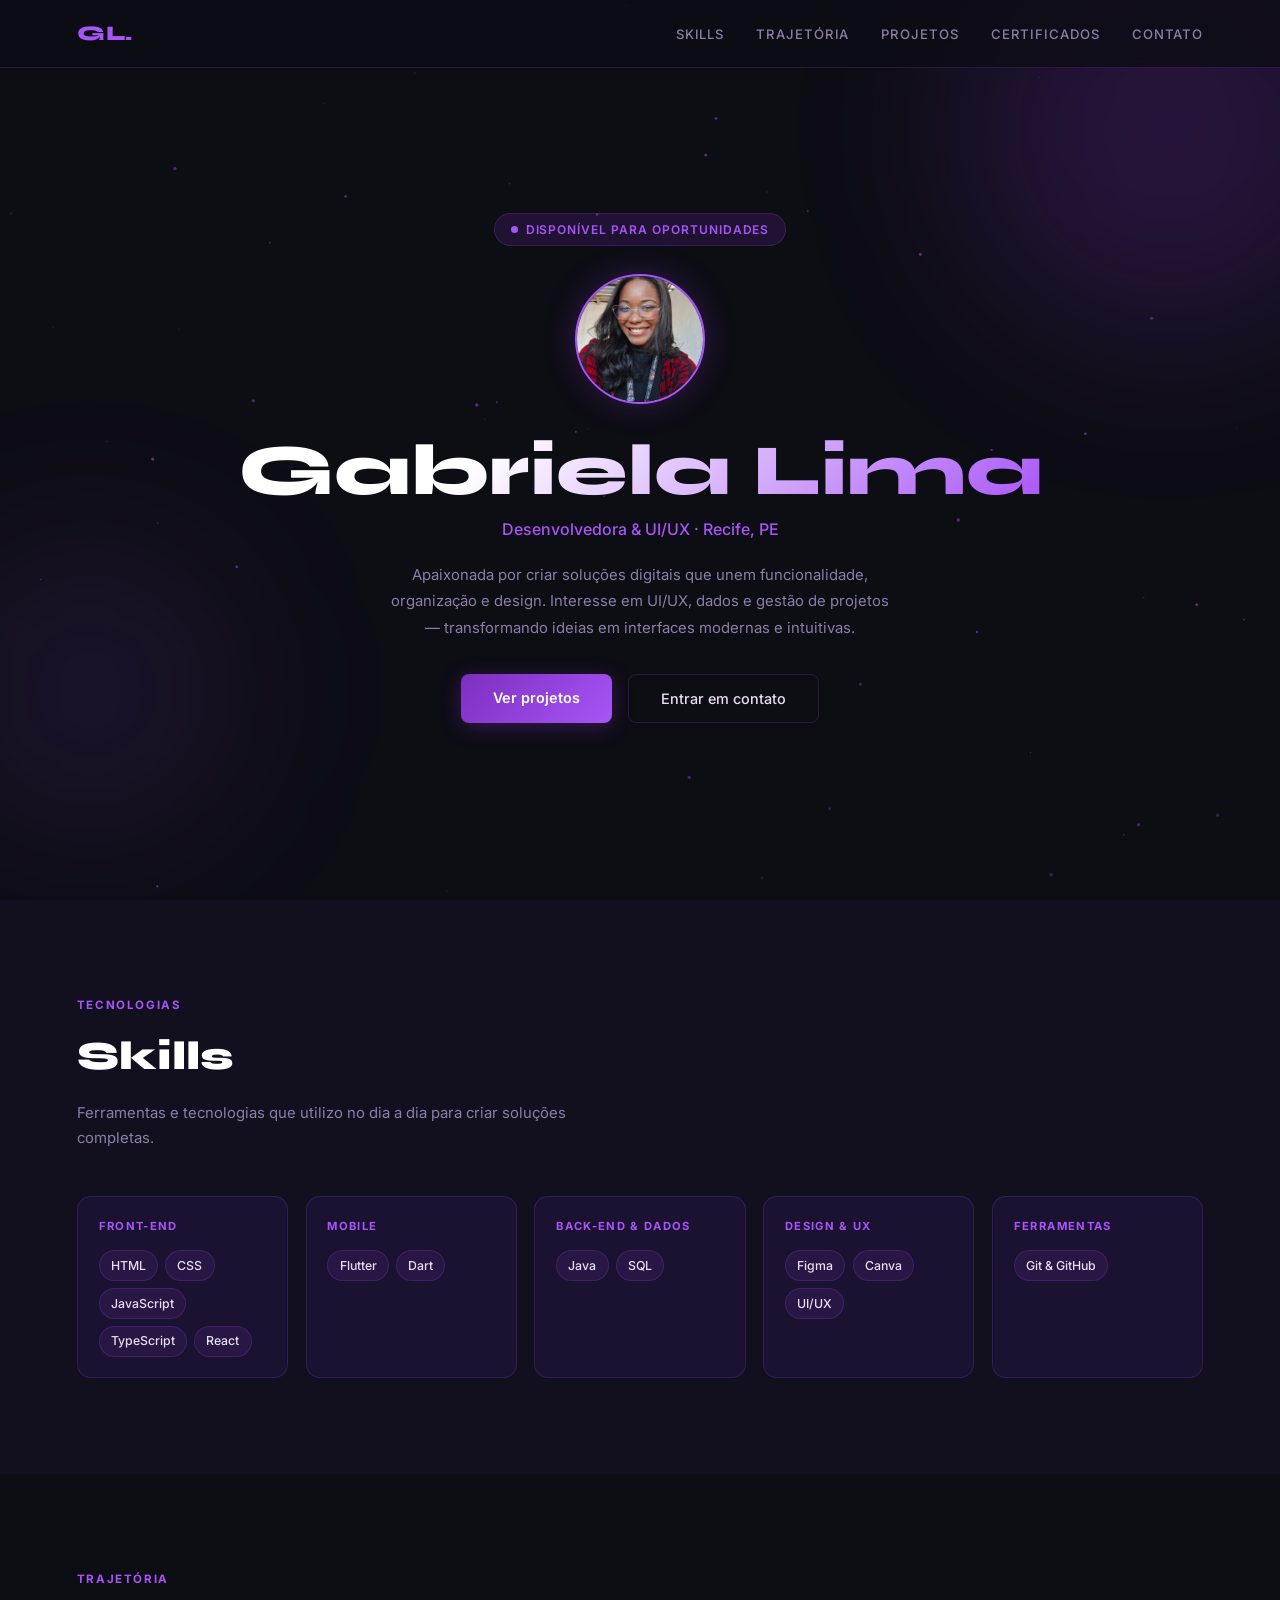
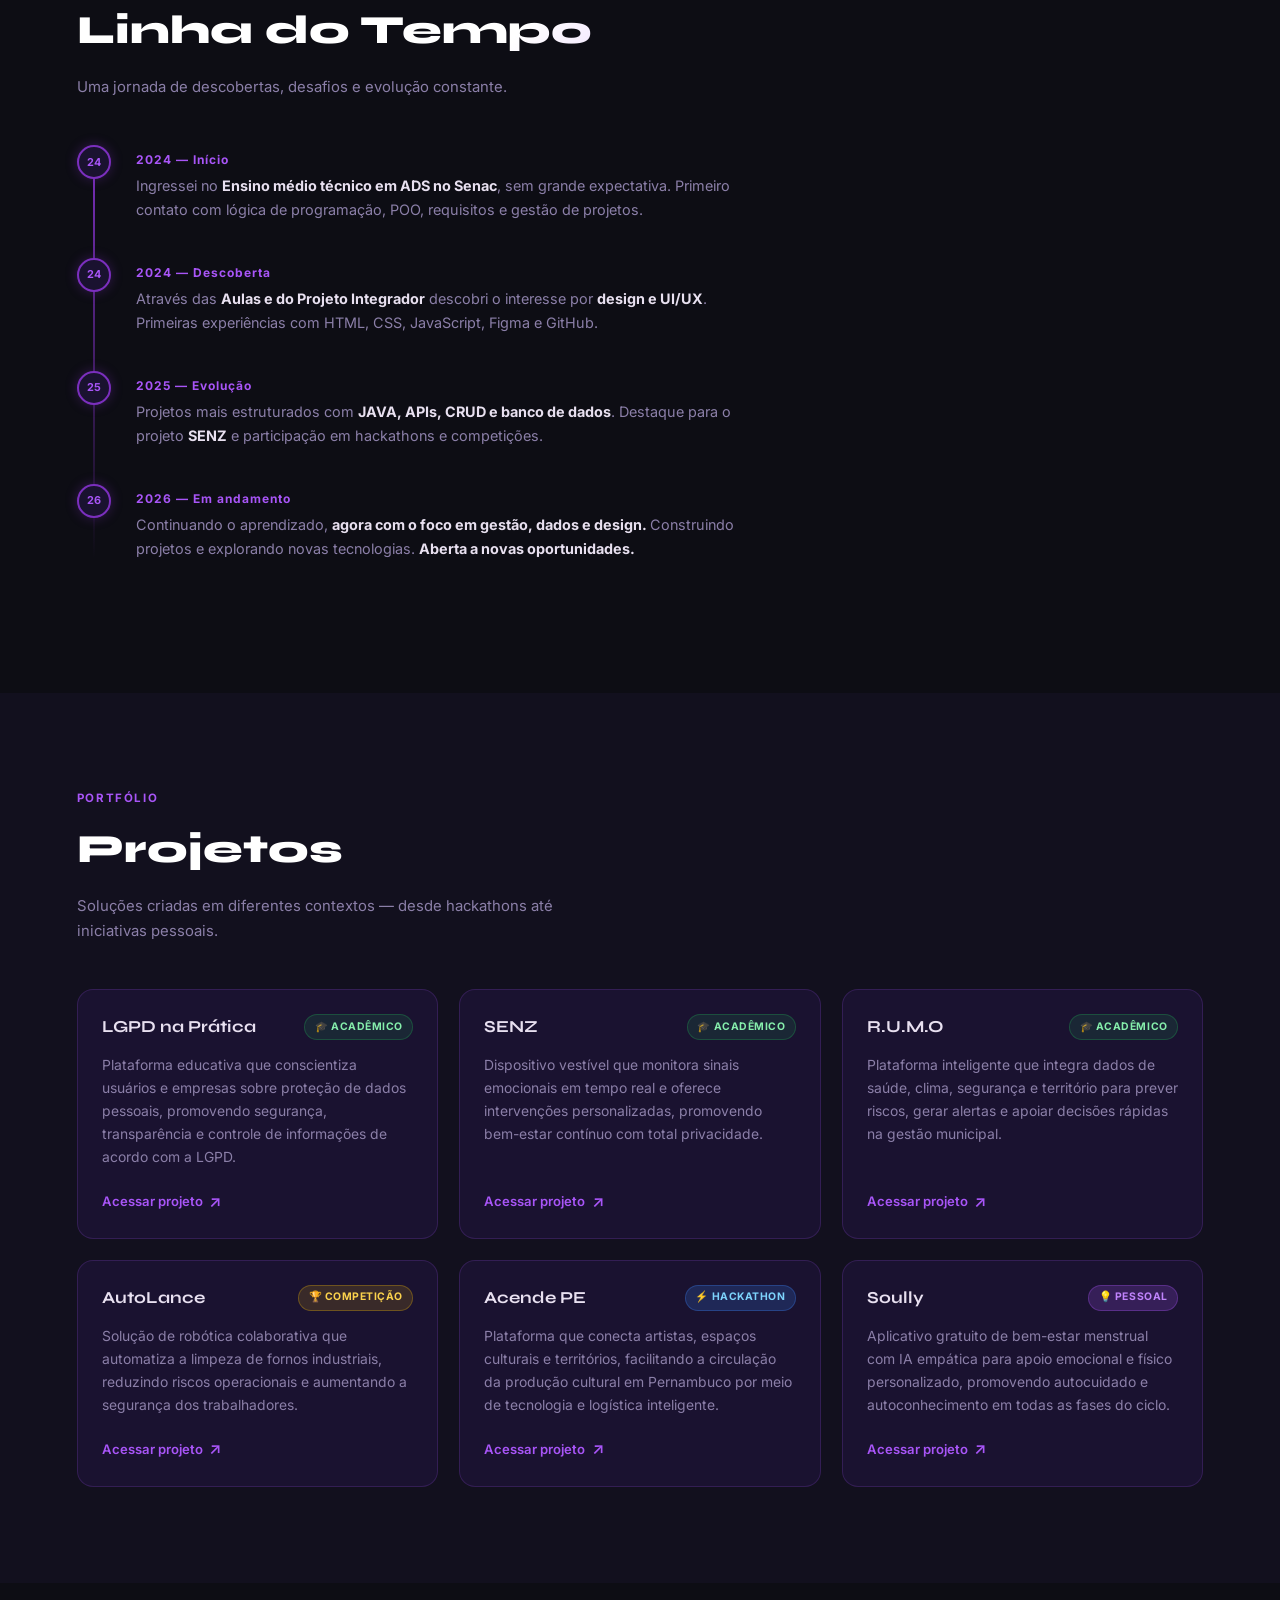
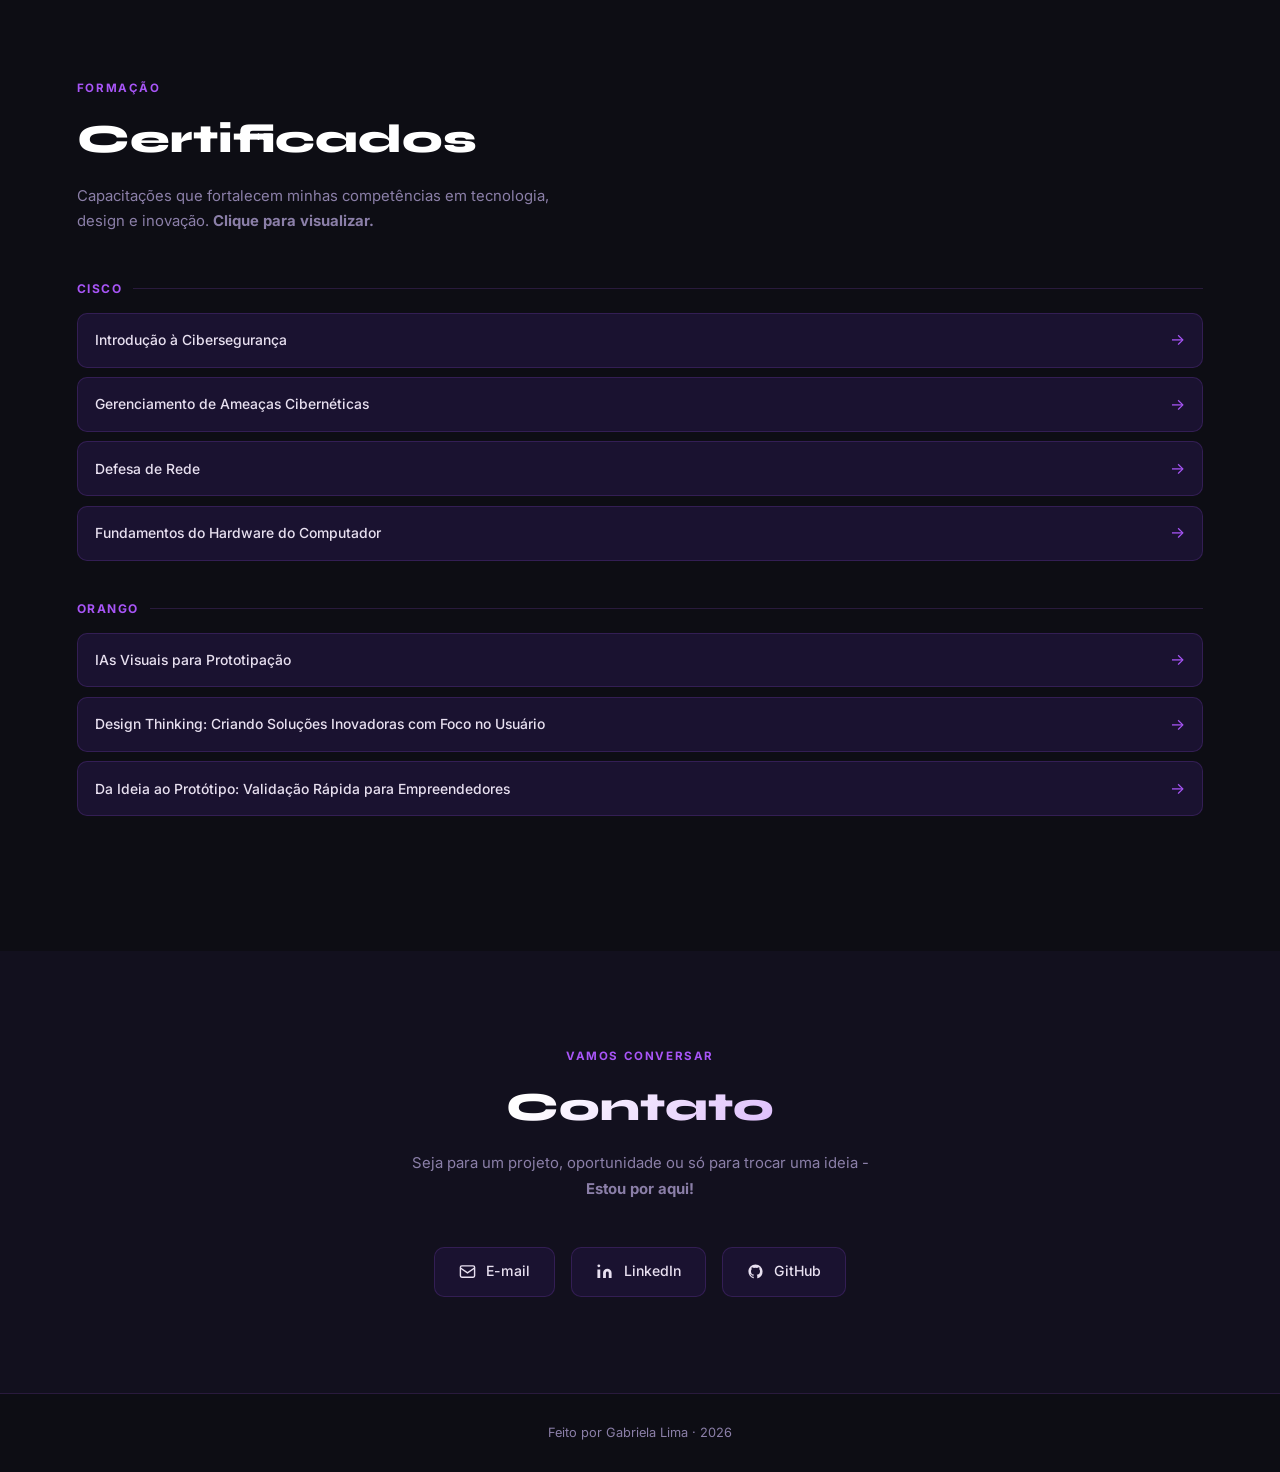
<file: portfólio - gl/index.html>
<!DOCTYPE html>
<html lang="pt-BR">
<head>
  <meta charset="UTF-8" />
  <meta name="viewport" content="width=device-width, initial-scale=1.0"/>
  <title>Gabriela Lima — Desenvolvedora</title>
  <link href="https://fonts.googleapis.com/css2?family=Inter:wght@300;400;500;600;700&family=Syne:wght@700;800&display=swap" rel="stylesheet"/>
  <link rel="stylesheet" href="style.css"/>
</head>
<body>

<nav id="navbar">
  <a class="nav-logo" href="#hero">GL.</a>
  <button class="hamburger" id="hamburger" aria-label="Abrir menu">
    <span></span><span></span><span></span>
  </button>
  <ul class="nav-links" id="nav-links">
    <li><a href="#skills"       onclick="closeMenu()">Skills</a></li>
    <li><a href="#timeline"     onclick="closeMenu()">Trajetória</a></li>
    <li><a href="#projects"     onclick="closeMenu()">Projetos</a></li>
    <li><a href="#certs"        onclick="closeMenu()">Certificados</a></li>
    <li><a href="#contact"      onclick="closeMenu()">Contato</a></li>
  </ul>
</nav>

<div class="menu-overlay" id="menu-overlay" onclick="closeMenu()"></div>

<section id="hero">
  <canvas id="particles"></canvas>
  <div class="orb orb-1"></div>
  <div class="orb orb-2"></div>

  <div class="hero-badge"><span class="badge-dot"></span> Disponível para oportunidades</div>

  <div class="hero-photo-wrap">
    <img src="image.png" alt="Gabriela Lima">
  </div>

  <h1 class="hero-name">Gabriela Lima</h1>
  <p class="hero-role">Desenvolvedora &amp; UI/UX · Recife, PE</p>
  <p class="hero-desc">
    Apaixonada por criar soluções digitais que unem funcionalidade, organização e design.
    Interesse em UI/UX, dados e gestão de projetos — transformando ideias em interfaces
    modernas e intuitivas.
  </p>
  <div class="hero-btns">
    <a class="btn-primary" href="#projects">Ver projetos</a>
    <a class="btn-outline" href="#contact">Entrar em contato</a>
  </div>
</section>


<section id="skills">
  <div class="reveal">
    <p class="section-label">Tecnologias</p>
    <h2 class="section-title">Skills</h2>
    <p class="section-sub">Ferramentas e tecnologias que utilizo no dia a dia para criar soluções completas.</p>
  </div>
  <div class="skills-grid reveal">
    <div class="skill-cat">
      <h4>Front-end</h4>
      <div class="skill-tags">
        <span class="tag">HTML</span>
        <span class="tag">CSS</span>
        <span class="tag">JavaScript</span>
        <span class="tag">TypeScript</span>
        <span class="tag">React</span>
      </div>
    </div>
    <div class="skill-cat">
      <h4>Mobile</h4>
      <div class="skill-tags">
        <span class="tag">Flutter</span>
        <span class="tag">Dart</span>
      </div>
    </div>
    <div class="skill-cat">
      <h4>Back-end &amp; Dados</h4>
      <div class="skill-tags">
        <span class="tag">Java</span>
        <span class="tag">SQL</span>
      </div>
    </div>
    <div class="skill-cat">
      <h4>Design &amp; UX</h4>
      <div class="skill-tags">
        <span class="tag">Figma</span>
        <span class="tag">Canva</span>
        <span class="tag">UI/UX</span>
      </div>
    </div>
    <div class="skill-cat">
      <h4>Ferramentas</h4>
      <div class="skill-tags">
        <span class="tag">Git &amp; GitHub</span>
      </div>
    </div>
  </div>
</section>


<section id="timeline">
  <div class="reveal">
    <p class="section-label">Trajetória</p>
    <h2 class="section-title">Linha do Tempo</h2>
    <p class="section-sub">Uma jornada de descobertas, desafios e evolução constante.</p>
  </div>
  <div class="tl-wrap">
    <div class="tl-item reveal">
      <div class="tl-dot">24</div>
      <div class="tl-content">
        <div class="tl-year">2024 — Início</div>
        <div class="tl-text">
          Ingressei no <strong>Ensino médio técnico em ADS no Senac</strong>, sem grande expectativa.
          Primeiro contato com lógica de programação, POO, requisitos e gestão de projetos.
        </div>
      </div>
    </div>
    <div class="tl-item reveal">
      <div class="tl-dot">24</div>
      <div class="tl-content">
        <div class="tl-year">2024 — Descoberta</div>
        <div class="tl-text">
          Através das <strong>Aulas e do Projeto Integrador</strong> descobri o interesse por
          <strong>design e UI/UX</strong>. Primeiras experiências com HTML, CSS, JavaScript, Figma e GitHub.
        </div>
      </div>
    </div>
    <div class="tl-item reveal">
      <div class="tl-dot">25</div>
      <div class="tl-content">
        <div class="tl-year">2025 — Evolução</div>
        <div class="tl-text">
          Projetos mais estruturados com <strong>JAVA, APIs, CRUD e banco de dados</strong>.
          Destaque para o projeto <strong>SENZ</strong> e participação em hackathons e competições.
        </div>
      </div>
    </div>
    <div class="tl-item reveal">
      <div class="tl-dot">26</div>
      <div class="tl-content">
        <div class="tl-year">2026 — Em andamento</div>
        <div class="tl-text">
          Continuando o aprendizado, <strong>agora com o foco em gestão, dados e design. </strong> Construindo projetos e explorando novas tecnologias.
          <strong>Aberta a novas oportunidades.</strong>
        </div>
      </div>
    </div>
  </div>
</section>

<section id="projects">
  <div class="reveal">
    <p class="section-label">Portfólio</p>
    <h2 class="section-title">Projetos</h2>
    <p class="section-sub">Soluções criadas em diferentes contextos — desde hackathons até iniciativas pessoais.</p>
  </div>
  <div class="proj-grid">

    <div class="proj-card reveal">
      <div class="proj-top">
        <div class="proj-name">LGPD na Prática</div>
        <span class="proj-badge badge-academico">🎓 Acadêmico</span>
      </div>
      <p class="proj-desc">Plataforma educativa que conscientiza usuários e empresas sobre proteção de dados pessoais, promovendo segurança, transparência e controle de informações de acordo com a LGPD.</p>
      <div class="proj-footer">
        <!-- Substitua o href="#" pela URL do projeto -->
        <a class="proj-link" href="#" target="_blank" aria-label="Acessar projeto LGPD na Prática">
          Acessar projeto <span class="proj-arrow">↗</span>
        </a>
      </div>
    </div>

    <div class="proj-card reveal">
      <div class="proj-top">
        <div class="proj-name">SENZ</div>
        <span class="proj-badge badge-academico">🎓 Acadêmico</span>
      </div>
      <p class="proj-desc">Dispositivo vestível que monitora sinais emocionais em tempo real e oferece intervenções personalizadas, promovendo bem-estar contínuo com total privacidade.</p>
      <div class="proj-footer">
        <a class="proj-link" href="#" target="_blank" aria-label="Acessar projeto SENZ">
          Acessar projeto <span class="proj-arrow">↗</span>
        </a>
      </div>
    </div>

    <div class="proj-card reveal">
      <div class="proj-top">
        <div class="proj-name">R.U.M.O</div>
        <span class="proj-badge badge-academico">🎓 Acadêmico</span>
      </div>
      <p class="proj-desc">Plataforma inteligente que integra dados de saúde, clima, segurança e território para prever riscos, gerar alertas e apoiar decisões rápidas na gestão municipal.</p>
      <div class="proj-footer">
        <a class="proj-link" href="#" target="_blank" aria-label="Acessar projeto R.U.M.O">
          Acessar projeto <span class="proj-arrow">↗</span>
        </a>
      </div>
    </div>

    <div class="proj-card reveal">
      <div class="proj-top">
        <div class="proj-name">AutoLance</div>
        <span class="proj-badge badge-competicao">🏆 Competição</span>
      </div>
      <p class="proj-desc">Solução de robótica colaborativa que automatiza a limpeza de fornos industriais, reduzindo riscos operacionais e aumentando a segurança dos trabalhadores.</p>
      <div class="proj-footer">
        <a class="proj-link" href="#" target="_blank" aria-label="Acessar projeto AutoLance">
          Acessar projeto <span class="proj-arrow">↗</span>
        </a>
      </div>
    </div>

    <div class="proj-card reveal">
      <div class="proj-top">
        <div class="proj-name">Acende PE</div>
        <span class="proj-badge badge-hackathon">⚡ Hackathon</span>
      </div>
      <p class="proj-desc">Plataforma que conecta artistas, espaços culturais e territórios, facilitando a circulação da produção cultural em Pernambuco por meio de tecnologia e logística inteligente.</p>
      <div class="proj-footer">
        <a class="proj-link" href="#" target="_blank" aria-label="Acessar projeto Acende PE">
          Acessar projeto <span class="proj-arrow">↗</span>
        </a>
      </div>
    </div>

    <div class="proj-card reveal">
      <div class="proj-top">
        <div class="proj-name">Soully</div>
        <span class="proj-badge badge-personal">💡 Pessoal</span>
      </div>
      <p class="proj-desc">Aplicativo gratuito de bem-estar menstrual com IA empática para apoio emocional e físico personalizado, promovendo autocuidado e autoconhecimento em todas as fases do ciclo.</p>
      <div class="proj-footer">
        <a class="proj-link" href="#" target="_blank" aria-label="Acessar projeto Soully">
          Acessar projeto <span class="proj-arrow">↗</span>
        </a>
      </div>
    </div>

  </div>
</section>


<section id="certs">
  <div class="reveal">
    <p class="section-label">Formação</p>
    <h2 class="section-title">Certificados</h2>
    <p class="section-sub">Capacitações que fortalecem minhas competências em tecnologia, design e inovação. <strong>Clique para visualizar.</strong> </p>
  </div>

  <div class="certs-group reveal">
    <h3>Cisco</h3>
    <div class="certs-list">

      <a class="cert-item" href="introduçãoacibersegurança.pdf" target="_blank">
        <span>Introdução à Cibersegurança</span>
        <span class="cert-arrow">→</span>
      </a>
      <a class="cert-item" href="gerenciamentodeameaçasciberneticas.pdf" target="_blank">
        <span>Gerenciamento de Ameaças Cibernéticas</span>
        <span class="cert-arrow">→</span>
      </a>
      <a class="cert-item" href="defesaderede.pdf" target="_blank">
        <span>Defesa de Rede</span>
        <span class="cert-arrow">→</span>
      </a>
      <a class="cert-item" href="fundamentosdohardwaredocomputador.pdf" target="_blank">
        <span>Fundamentos do Hardware do Computador</span>
        <span class="cert-arrow">→</span>
      </a>
    </div>
  </div>

  <div class="certs-group reveal">
    <h3>Orango</h3>
    <div class="certs-list">
      <a class="cert-item" href="https://cursos-orango.senac.br/pluginfile.php/1/tool_certificate/issues/1779892164/7034925600GL.pdf" target="_blank">
        <span>IAs Visuais para Prototipação</span>
        <span class="cert-arrow">→</span>
      </a>
      <a class="cert-item" href="https://cursos-orango.senac.br/pluginfile.php/1/tool_certificate/issues/1781015115/0663037506GL.pdf" target="_blank">
        <span>Design Thinking: Criando Soluções Inovadoras com Foco no Usuário</span>
        <span class="cert-arrow">→</span>
      </a>
      <a class="cert-item" href="https://cursos-orango.senac.br/pluginfile.php/1/tool_certificate/issues/1779891525/5585463442GL.pdf" target="_blank">
        <span>Da Ideia ao Protótipo: Validação Rápida para Empreendedores</span>
        <span class="cert-arrow">→</span>
      </a>
    </div>
  </div>
</section>


<section id="contact">
  <div class="reveal">
    <p class="section-label">Vamos conversar</p>
    <h2 class="section-title">Contato</h2>
    <p class="section-sub">Seja para um projeto, oportunidade ou só para trocar uma ideia -
        <strong>Estou por aqui!</strong> </p>
  </div>
  <div class="contact-links reveal">
    <a class="contact-link" href="mailto:gabirielaestudos010209@gmail.com">
      <svg viewBox="0 0 24 24" fill="none" stroke="currentColor" stroke-width="2"><rect x="2" y="4" width="20" height="16" rx="2"/><path d="m2 7 10 7 10-7"/></svg>
      E-mail
    </a>
    <a class="contact-link" href="https://www.linkedin.com/in/gabrielalimaale/" target="_blank" rel="noopener">
      <svg viewBox="0 0 24 24" fill="currentColor"><path d="M16 8a6 6 0 0 1 6 6v7h-4v-7a2 2 0 0 0-2-2 2 2 0 0 0-2 2v7h-4v-7a6 6 0 0 1 6-6zM2 9h4v12H2z"/><circle cx="4" cy="4" r="2"/></svg>
      LinkedIn
    </a>
    <a class="contact-link" href="https://github.com/eugabilima" target="_blank" rel="noopener">
      <svg viewBox="0 0 24 24" fill="currentColor"><path d="M12 2C6.477 2 2 6.484 2 12.017c0 4.425 2.865 8.18 6.839 9.504.5.092.682-.217.682-.483 0-.237-.008-.868-.013-1.703-2.782.605-3.369-1.343-3.369-1.343-.454-1.158-1.11-1.466-1.11-1.466-.908-.62.069-.608.069-.608 1.003.07 1.531 1.032 1.531 1.032.892 1.53 2.341 1.088 2.91.832.092-.647.35-1.088.636-1.338-2.22-.253-4.555-1.113-4.555-4.951 0-1.093.39-1.988 1.029-2.688-.103-.253-.446-1.272.098-2.65 0 0 .84-.27 2.75 1.026A9.564 9.564 0 0 1 12 6.844a9.59 9.59 0 0 1 2.504.337c1.909-1.296 2.747-1.027 2.747-1.027.546 1.379.202 2.398.1 2.651.64.7 1.028 1.595 1.028 2.688 0 3.848-2.339 4.695-4.566 4.943.359.309.678.92.678 1.855 0 1.338-.012 2.419-.012 2.747 0 .268.18.58.688.482A10.02 10.02 0 0 0 22 12.017C22 6.484 17.522 2 12 2z"/></svg>
      GitHub
    </a>
  </div>
</section>

<footer>
  <p>Feito por Gabriela Lima · 2026</p>
</footer>

<script src="script.js"></script>
</body>
</html>
</file>
<file: portfólio - gl/style.css>
*, *::before, *::after { box-sizing: border-box; margin: 0; padding: 0; }

:root {
  --bg:           #0D0D14;
  --bg2:          #12101E;
  --card:         #1A1230;
  --purple:       #7B2FBE;
  --purple-lt:    #A855F7;
  --purple-glow:  rgba(123, 47, 190, .35);
  --text:         #E8E0F0;
  --muted:        #8B7FA8;
  --border:       rgba(168, 85, 247, .18);
  --nav-h:        68px;
}

html { scroll-behavior: smooth; }

body {
  background: var(--bg);
  color: var(--text);
  font-family: 'Inter', sans-serif;
  overflow-x: hidden;
  line-height: 1.6;
}

::-webkit-scrollbar { width: 5px; }
::-webkit-scrollbar-track { background: var(--bg); }
::-webkit-scrollbar-thumb { background: var(--purple); border-radius: 3px; }

#navbar {
  position: fixed;
  top: 0; left: 0; right: 0;
  z-index: 200;
  height: var(--nav-h);
  display: flex;
  align-items: center;
  justify-content: space-between;
  padding: 0 6%;
  background: rgba(13, 13, 20, .80);
  backdrop-filter: blur(16px);
  -webkit-backdrop-filter: blur(16px);
  border-bottom: 1px solid var(--border);
  transition: background .3s;
}

.nav-logo {
  font-family: 'Syne', sans-serif;
  font-size: 1.3rem;
  font-weight: 800;
  color: var(--purple-lt);
  text-decoration: none;
  letter-spacing: .04em;
  z-index: 201;
}

.nav-links {
  display: flex;
  gap: 2rem;
  list-style: none;
}

.nav-links a {
  color: var(--muted);
  text-decoration: none;
  font-size: .82rem;
  font-weight: 500;
  letter-spacing: .07em;
  text-transform: uppercase;
  transition: color .25s;
  white-space: nowrap;
}

.nav-links a:hover { color: var(--purple-lt); }

.hamburger {
  display: none;
  flex-direction: column;
  justify-content: center;
  gap: 5px;
  width: 36px;
  height: 36px;
  background: none;
  border: none;
  cursor: pointer;
  padding: 4px;
  z-index: 201;
}

.hamburger span {
  display: block;
  width: 100%;
  height: 2px;
  background: var(--purple-lt);
  border-radius: 2px;
  transition: transform .3s ease, opacity .3s ease;
  transform-origin: center;
}

.hamburger.open span:nth-child(1) { transform: translateY(7px) rotate(45deg); }
.hamburger.open span:nth-child(2) { opacity: 0; }
.hamburger.open span:nth-child(3) { transform: translateY(-7px) rotate(-45deg); }

.menu-overlay {
  display: none;
  position: fixed;
  inset: 0;
  background: rgba(0, 0, 0, .55);
  z-index: 198;
  opacity: 0;
  transition: opacity .3s;
}

.menu-overlay.active {
  display: block;
  opacity: 1;
}

.orb {
  position: absolute;
  border-radius: 50%;
  filter: blur(80px);
  pointer-events: none;
  z-index: 0;
}
.orb-1 { width: 420px; height: 420px; background: rgba(123,47,190,.22); top: -80px; right: -100px; }
.orb-2 { width: 300px; height: 300px; background: rgba(168,85,247,.10); bottom: 60px; left: -60px; }

#hero {
  min-height: 100vh;
  padding: calc(var(--nav-h) + 2rem) 6% 4rem;
  display: flex;
  flex-direction: column;
  align-items: center;
  justify-content: center;
  text-align: center;
  position: relative;
  overflow: hidden;
}

canvas#particles {
  position: absolute;
  inset: 0;
  width: 100%;
  height: 100%;
  z-index: 0;
}

.hero-badge {
  display: inline-flex;
  align-items: center;
  gap: .5rem;
  background: rgba(123,47,190,.18);
  border: 1px solid var(--border);
  color: var(--purple-lt);
  font-size: .75rem;
  font-weight: 600;
  padding: .35rem 1rem;
  border-radius: 100px;
  letter-spacing: .08em;
  text-transform: uppercase;
  margin-bottom: 1.8rem;
  position: relative;
  z-index: 1;
}

.badge-dot {
  width: 7px; height: 7px;
  background: var(--purple-lt);
  border-radius: 50%;
  display: inline-block;
  animation: pulse 1.8s infinite;
}

.hero-photo-wrap {
  width: 130px; height: 130px;
  border-radius: 50%;
  border: 2px solid var(--purple-lt);
  box-shadow: 0 0 30px var(--purple-glow);
  overflow: hidden;
  margin-bottom: 1.8rem;
  position: relative;
  z-index: 1;
  background: var(--card);
  display: flex;
  align-items: center;
  justify-content: center;
}

.hero-photo-wrap img { width: 100%; height: 100%; object-fit: cover; }
.photo-placeholder { font-size: 3rem; color: var(--purple-lt); opacity: .4; }

h1.hero-name {
  font-family: 'Syne', sans-serif;
  font-size: clamp(2.4rem, 6vw, 4.5rem);
  font-weight: 800;
  line-height: 1.05;
  background: linear-gradient(135deg, #fff 30%, var(--purple-lt));
  -webkit-background-clip: text;
  -webkit-text-fill-color: transparent;
  background-clip: text;
  margin-bottom: .5rem;
  position: relative;
  z-index: 1;
}

.hero-role {
  color: var(--purple-lt);
  font-size: 1rem;
  font-weight: 500;
  margin-bottom: 1.2rem;
  position: relative;
  z-index: 1;
}

.hero-desc {
  max-width: 500px;
  color: var(--muted);
  font-size: .93rem;
  line-height: 1.8;
  margin-bottom: 2rem;
  position: relative;
  z-index: 1;
}

.hero-btns {
  display: flex;
  gap: 1rem;
  flex-wrap: wrap;
  justify-content: center;
  position: relative;
  z-index: 1;
}

.btn-primary {
  background: linear-gradient(135deg, var(--purple), var(--purple-lt));
  color: #fff;
  font-weight: 600;
  padding: .75rem 2rem;
  border-radius: 8px;
  text-decoration: none;
  font-size: .9rem;
  transition: transform .2s, box-shadow .2s;
  box-shadow: 0 4px 20px var(--purple-glow);
}
.btn-primary:hover { transform: translateY(-2px); box-shadow: 0 8px 30px var(--purple-glow); }

.btn-outline {
  border: 1px solid var(--border);
  color: var(--text);
  padding: .75rem 2rem;
  border-radius: 8px;
  text-decoration: none;
  font-size: .9rem;
  font-weight: 500;
  transition: border-color .2s, background .2s;
}
.btn-outline:hover { border-color: var(--purple-lt); background: rgba(168,85,247,.08); }

section { padding: 6rem 6%; }

.section-label {
  font-size: .72rem;
  font-weight: 700;
  color: var(--purple-lt);
  letter-spacing: .14em;
  text-transform: uppercase;
  margin-bottom: .6rem;
}

.section-title {
  font-family: 'Syne', sans-serif;
  font-size: clamp(1.7rem, 3.5vw, 2.5rem);
  font-weight: 800;
  margin-bottom: .8rem;
  background: linear-gradient(135deg, #fff 40%, var(--purple-lt));
  -webkit-background-clip: text;
  -webkit-text-fill-color: transparent;
  background-clip: text;
}

.section-sub {
  color: var(--muted);
  max-width: 500px;
  font-size: .93rem;
  margin-bottom: 2.8rem;
  line-height: 1.7;
}

#skills { background: var(--bg2); }

.skills-grid {
  display: grid;
  grid-template-columns: repeat(auto-fit, minmax(210px, 1fr));
  gap: 1.1rem;
}

.skill-cat {
  background: var(--card);
  border: 1px solid var(--border);
  border-radius: 14px;
  padding: 1.3rem;
  transition: border-color .25s;
}
.skill-cat:hover { border-color: var(--purple); }

.skill-cat h4 {
  font-size: .7rem;
  font-weight: 700;
  color: var(--purple-lt);
  letter-spacing: .12em;
  text-transform: uppercase;
  margin-bottom: .9rem;
}

.skill-tags { display: flex; flex-wrap: wrap; gap: .45rem; }

.tag {
  background: rgba(123,47,190,.15);
  border: 1px solid var(--border);
  color: var(--text);
  font-size: .77rem;
  padding: .28rem .7rem;
  border-radius: 100px;
  font-weight: 500;
  transition: background .2s, border-color .2s;
}
.tag:hover { background: rgba(168,85,247,.25); border-color: var(--purple-lt); }

.tl-wrap {
  position: relative;
  max-width: 680px;
}

.tl-wrap::before {
  content: '';
  position: absolute;
  left: 16px;
  top: 4px; bottom: 4px;
  width: 2px;
  background: linear-gradient(to bottom, var(--purple), transparent);
}

.tl-item {
  display: flex;
  gap: 1.6rem;
  margin-bottom: 2.2rem;
  position: relative;
}

.tl-dot {
  flex-shrink: 0;
  width: 34px; height: 34px;
  border-radius: 50%;
  background: var(--card);
  border: 2px solid var(--purple);
  display: flex;
  align-items: center;
  justify-content: center;
  z-index: 1;
  box-shadow: 0 0 12px var(--purple-glow);
  font-size: .68rem;
  font-weight: 700;
  color: var(--purple-lt);
}

.tl-content { padding-top: .3rem; }

.tl-year {
  font-size: .75rem;
  color: var(--purple-lt);
  font-weight: 700;
  letter-spacing: .08em;
  margin-bottom: .3rem;
}

.tl-text {
  color: var(--muted);
  font-size: .9rem;
  line-height: 1.7;
}

.tl-text strong { color: var(--text); }

#projects { background: var(--bg2); }

.proj-grid {
  display: grid;
  grid-template-columns: repeat(auto-fit, minmax(280px, 1fr));
  gap: 1.3rem;
}

.proj-card {
  background: var(--card);
  border: 1px solid var(--border);
  border-radius: 16px;
  padding: 1.5rem;
  display: flex;
  flex-direction: column;
  gap: .8rem;
  transition: transform .25s, border-color .25s, box-shadow .25s;
}
.proj-card:hover {
  transform: translateY(-4px);
  border-color: var(--purple);
  box-shadow: 0 12px 40px var(--purple-glow);
}

.proj-top {
  display: flex;
  justify-content: space-between;
  align-items: flex-start;
  gap: .6rem;
}

.proj-name {
  font-family: 'Syne', sans-serif;
  font-size: 1.05rem;
  font-weight: 700;
}

.proj-badge {
  font-size: .65rem;
  font-weight: 700;
  padding: .22rem .6rem;
  border-radius: 100px;
  letter-spacing: .05em;
  text-transform: uppercase;
  flex-shrink: 0;
  white-space: nowrap;
}

.badge-personal   { background: rgba(168,85,247,.2);  color: #C084FC; border: 1px solid rgba(168,85,247,.3); }
.badge-hackathon  { background: rgba(59,130,246,.2);  color: #7DD3FC; border: 1px solid rgba(59,130,246,.3); }
.badge-competicao { background: rgba(234,179,8,.15);  color: #FCD34D; border: 1px solid rgba(234,179,8,.3);  }
.badge-academico  { background: rgba(34,197,94,.12);  color: #86EFAC; border: 1px solid rgba(34,197,94,.25); }

.proj-desc {
  color: var(--muted);
  font-size: .87rem;
  line-height: 1.65;
  flex: 1;
}

.proj-footer { margin-top: .4rem; }

.proj-link {
  display: inline-flex;
  align-items: center;
  gap: .4rem;
  color: var(--purple-lt);
  font-size: .82rem;
  font-weight: 600;
  text-decoration: none;
  transition: gap .2s, opacity .2s;
}
.proj-link:hover { gap: .7rem; }

.proj-arrow {
  font-size: 1rem;
  transition: transform .2s;
  display: inline-block;
}
.proj-link:hover .proj-arrow { transform: translate(2px, -2px); }

.certs-group { margin-bottom: 2.4rem; }

.certs-group h3 {
  font-size: .75rem;
  font-weight: 700;
  color: var(--purple-lt);
  letter-spacing: .12em;
  text-transform: uppercase;
  margin-bottom: .9rem;
  display: flex;
  align-items: center;
  gap: .7rem;
}
.certs-group h3::after {
  content: '';
  flex: 1;
  height: 1px;
  background: var(--border);
}

.certs-list { display: flex; flex-direction: column; gap: .6rem; }

.cert-item {
  background: var(--card);
  border: 1px solid var(--border);
  border-radius: 10px;
  padding: .85rem 1.1rem;
  display: flex;
  align-items: center;
  justify-content: space-between;
  text-decoration: none;
  color: var(--text);
  transition: border-color .2s, background .2s;
  gap: 1rem;
}
.cert-item:hover { border-color: var(--purple); background: rgba(123,47,190,.1); }

.cert-item span:first-child {
  font-size: .87rem;
  font-weight: 500;
}

.cert-arrow {
  color: var(--purple-lt);
  font-size: 1rem;
  flex-shrink: 0;
  transition: transform .2s;
}
.cert-item:hover .cert-arrow { transform: translateX(3px); }

#contact { background: var(--bg2); text-align: center; }
#contact .section-sub { margin-inline: auto; }

.contact-links {
  display: flex;
  justify-content: center;
  gap: 1rem;
  flex-wrap: wrap;
}

.contact-link {
  display: flex;
  align-items: center;
  gap: .65rem;
  background: var(--card);
  border: 1px solid var(--border);
  color: var(--text);
  text-decoration: none;
  padding: .8rem 1.5rem;
  border-radius: 10px;
  font-size: .88rem;
  font-weight: 500;
  transition: border-color .25s, transform .25s, box-shadow .25s;
}
.contact-link:hover {
  border-color: var(--purple-lt);
  transform: translateY(-2px);
  box-shadow: 0 6px 24px var(--purple-glow);
}
.contact-link svg { width: 17px; height: 17px; flex-shrink: 0; }

footer {
  text-align: center;
  padding: 1.8rem 6%;
  border-top: 1px solid var(--border);
  color: var(--muted);
  font-size: .8rem;
}

.reveal {
  opacity: 0;
  transform: translateY(28px);
  transition: opacity .6s ease, transform .6s ease;
}
.reveal.visible {
  opacity: 1;
  transform: none;
}

@keyframes pulse {
  0%, 100% { opacity: 1; }
  50%       { opacity: .3; }
}

@media (prefers-reduced-motion: reduce) {
  .reveal { transition: none; }
  .badge-dot { animation: none; }
}

@media (max-width: 900px) {
  section { padding: 5rem 5%; }

  .skills-grid { grid-template-columns: repeat(auto-fit, minmax(190px, 1fr)); }
  .proj-grid   { grid-template-columns: repeat(auto-fit, minmax(260px, 1fr)); }
}

@media (max-width: 640px) {

  /* NAV MOBILE */
  .hamburger { display: flex; }

  .nav-links {
    position: fixed;
    top: 0; right: 0;
    height: 100vh;
    width: min(75vw, 280px);
    background: #16102A;
    border-left: 1px solid var(--border);
    flex-direction: column;
    gap: 0;
    padding: calc(var(--nav-h) + 1.5rem) 0 2rem;
    z-index: 199;
    transform: translateX(110%);
    transition: transform .35s cubic-bezier(.4,0,.2,1);
    box-shadow: -8px 0 40px rgba(0,0,0,.4);
  }

  .nav-links.open { transform: translateX(0); }

  .nav-links li { border-bottom: 1px solid var(--border); }

  .nav-links a {
    display: block;
    padding: 1.1rem 1.8rem;
    font-size: .88rem;
    color: var(--text);
  }
  .nav-links a:hover { color: var(--purple-lt); background: rgba(123,47,190,.08); }

  section { padding: 4rem 5%; }

  .hero-photo-wrap { width: 110px; height: 110px; }

  h1.hero-name { font-size: 2.2rem; }

  .hero-btns { flex-direction: column; align-items: center; width: 100%; }
  .btn-primary, .btn-outline { width: 100%; max-width: 260px; text-align: center; }

  .skills-grid { grid-template-columns: 1fr 1fr; }

  .proj-grid { grid-template-columns: 1fr; }

  .contact-links { flex-direction: column; align-items: center; }
  .contact-link { width: 100%; max-width: 280px; justify-content: center; }

  .orb-1 { width: 260px; height: 260px; }
  .orb-2 { width: 180px; height: 180px; }
}

@media (max-width: 380px) {
  .skills-grid { grid-template-columns: 1fr; }
}
</file>
